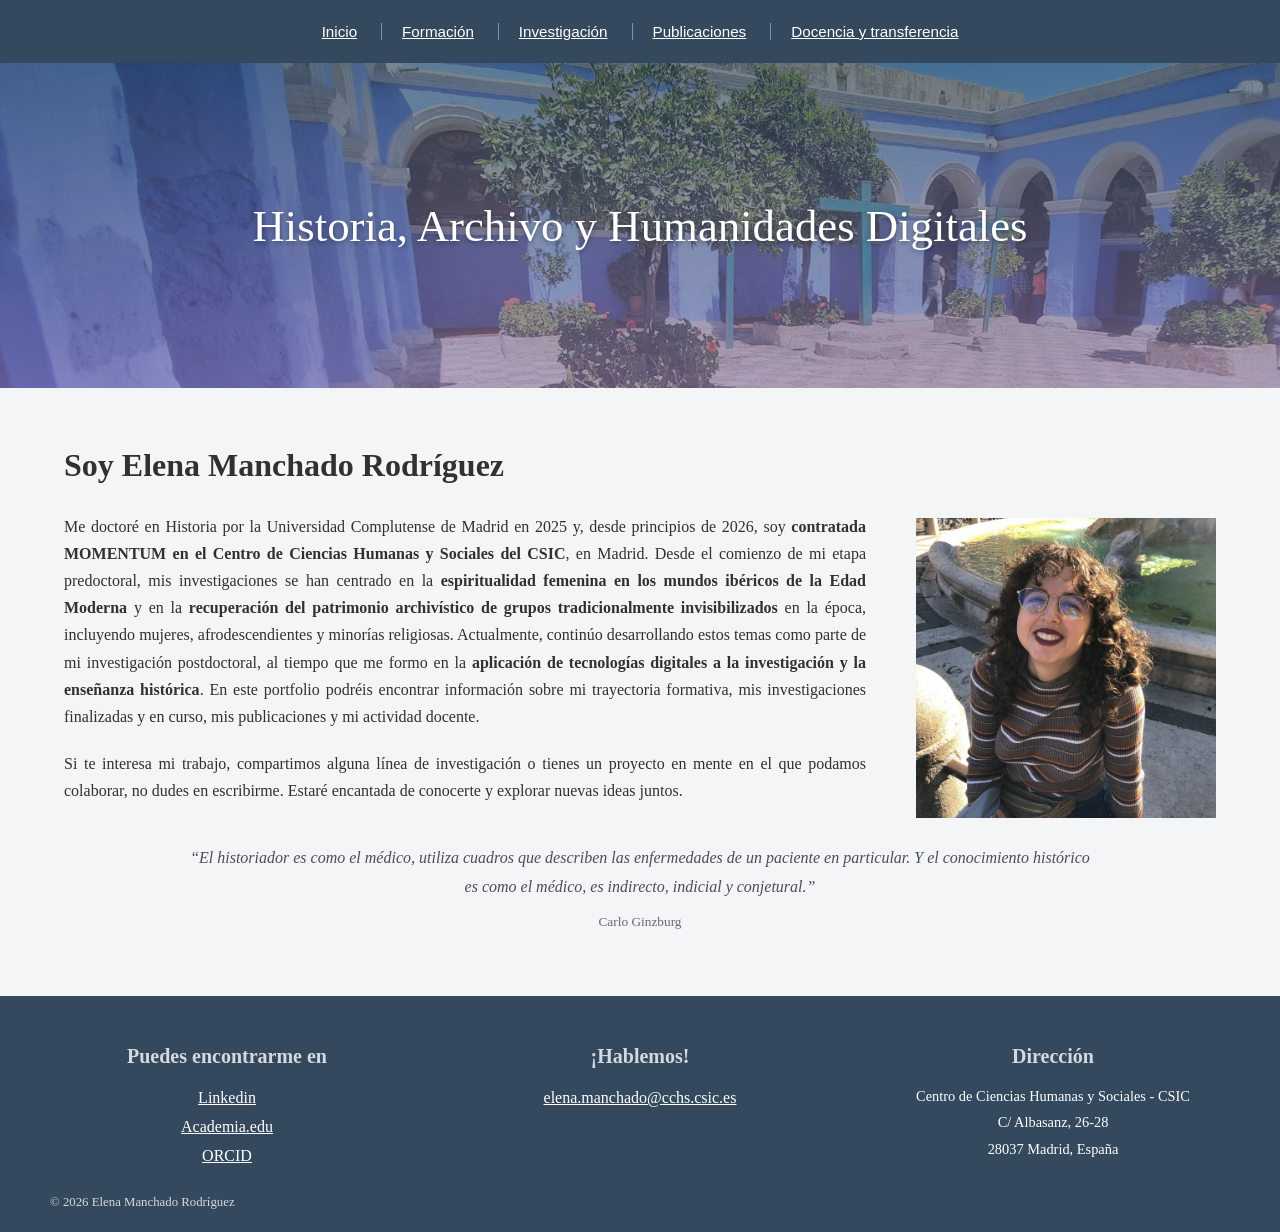
<file: index.html>
<!DOCTYPE html>
<html lang="es">
  <head>
    <meta charset="utf-8">
    <meta name="description" content="Portfolio - Pagina web Complementos Informatica"/>
    <link rel="stylesheet" href="./styles/styles.css">
    <meta name="viewport" content="width=device-width, initial-scale=1.0">
  </head>
  <body>
    <nav>
     <a href="index.html">Inicio</a> 
     <a href="./content/formacion.html">Formación</a> 
     <a href="./content/proyectos.html">Investigación</a> 
     <a href="./content/publicaciones.html">Publicaciones</a> 
     <a href="./content/docencia.html">Docencia y transferencia</a> 
    </nav>
   <header class="cabecera">
    <h1>Historia, Archivo y Humanidades Digitales</h1>
    </header>
    <div class="imagen">
      <img src="./images/Foto.jpg" width="300" height="300" alt="Foto de Elena Manchado Rodríguez">
    </div>
    <div id="presentación">
      <h2>Soy Elena Manchado Rodríguez</h2>
      <p>Me doctoré en Historia por la Universidad Complutense de Madrid en 2025 y, desde principios de 2026, soy <strong>contratada MOMENTUM en el Centro de Ciencias Humanas y Sociales del CSIC</strong>, en Madrid. Desde el comienzo de mi etapa predoctoral, mis investigaciones se han centrado en la <strong>espiritualidad femenina en los mundos ibéricos de la Edad Moderna </strong> y en la <strong>recuperación del patrimonio archivístico de grupos tradicionalmente invisibilizados </strong>en la época, incluyendo mujeres, afrodescendientes y minorías religiosas. Actualmente, continúo desarrollando estos temas como parte de mi investigación postdoctoral, al tiempo que me formo en la <strong>aplicación de tecnologías digitales a la investigación y la enseñanza histórica</strong>. En este portfolio podréis encontrar información sobre mi trayectoria formativa, mis investigaciones finalizadas y en curso, mis publicaciones y mi actividad docente.</p>
      <p>Si te interesa mi trabajo, compartimos alguna línea de investigación o tienes un proyecto en mente en el que podamos colaborar, no dudes en escribirme. Estaré encantada de conocerte y explorar nuevas ideas juntos.</p></div>
    <div id="cita">
      <q>El historiador es como el médico, utiliza cuadros que describen las enfermedades de un paciente en particular. Y el conocimiento histórico es como el médico, es indirecto, indicial y conjetural.</q><p><small>Carlo Ginzburg</small></p>
    </div>
      <footer>
      <div class="footer-redes">
        <h3>Puedes encontrarme en </h3>
        <p><a href="https://www.linkedin.com/in/elena-manchado-rodr%C3%ADguez-a53380370/" target="_blank" rel="noopener noreferrer">Linkedin</a></p>
        <p><a href="https://csic.academia.edu/ElenaManchadoRodr%C3%ADguez" target="_blank" rel="noopener noreferrer">Academia.edu</a></p>
        <p><a href="https://orcid.org/0009-0008-4334-5726" target="_blank" rel="noopener noreferrer">ORCID</a></p>
      </div>
      <div class="footer-contacto">
        <h3>¡Hablemos!</h3>
        <p><a href="mailto:elena.manchado@cchs.csic.es">elena.manchado@cchs.csic.es</a></p>
      </div>
      <div class="footer-direccion">
        <h3>Dirección</h3>
        <p>Centro de Ciencias Humanas y Sociales - CSIC</p>
        <p>C/ Albasanz, 26-28</p>
        <p>28037 Madrid, España</p> 
      </div>
      <div class="copyright">
       <p>© 2026 Elena Manchado Rodríguez</p>
      </div>
    </footer>
  </body>
</html>
</file>
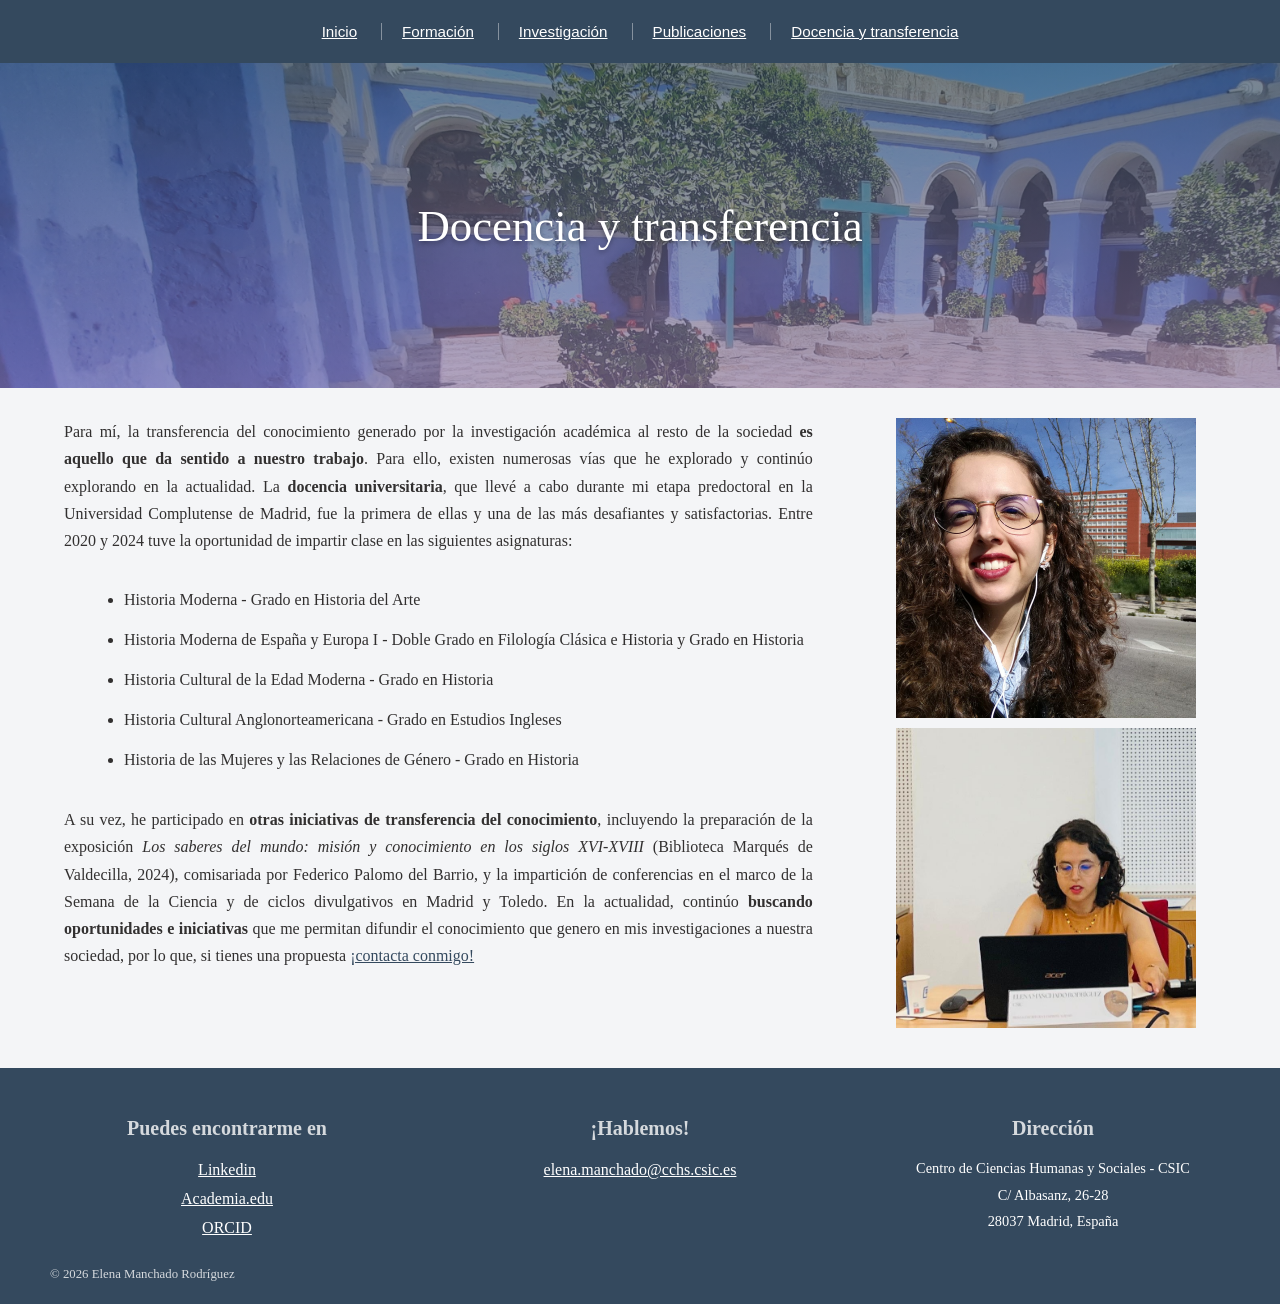
<file: content/docencia.html>
<!DOCTYPE html>
<html lang="es">
  <head>
    <meta charset="utf-8">
    <meta name="description" content="Pagina web Complementos Informatica"/>
    <link rel="stylesheet" href="../styles/styles.css">
    <meta name="viewport" content="width=device-width, initial-scale=1.0">
  </head>
  <body>
    <nav>
     <a href="../index.html">Inicio</a> 
     <a href="formacion.html">Formación</a> 
     <a href="proyectos.html">Investigación</a> 
     <a href="publicaciones.html">Publicaciones</a> 
     <a href="docencia.html">Docencia y transferencia</a>    
    </nav>
    <header class="cabecera">
      <h1>Docencia y transferencia</h1>
    </header>
    <section class="docenciatexto">
      <img src="../images/docenciafoto.jpg" width="300" height="300" alt="Foto de Elena Manchado Rodríguez">
      <p>Para mí, la transferencia del conocimiento generado por la investigación académica al resto de la sociedad <strong>es aquello que da sentido a nuestro trabajo</strong>. Para ello, existen numerosas vías que he explorado y continúo explorando en la actualidad. La <strong>docencia universitaria</strong>, que llevé a cabo durante mi etapa predoctoral en la Universidad Complutense de Madrid, fue la primera de ellas y una de las más desafiantes y satisfactorias. Entre 2020 y 2024 tuve la oportunidad de impartir clase en las siguientes asignaturas:</p>
      <img id="foto2" src="../images/docenciafoto2.jpeg" width="300" height="300" alt="Foto 2 de Elena Manchado Rodríguez">
      <ul>  
        <li>Historia Moderna - Grado en Historia del Arte</li>
        <li>Historia Moderna de España y Europa I - Doble Grado en Filología Clásica e Historia y Grado en Historia </li>
        <li>Historia Cultural de la Edad Moderna - Grado en Historia  </li>
        <li>Historia Cultural Anglonorteamericana - Grado en Estudios Ingleses </li>
        <li>Historia de las Mujeres y las Relaciones de Género - Grado en Historia</li> 
      </ul>
      <p>A su vez, he participado en<strong> otras iniciativas de transferencia del conocimiento</strong>, incluyendo la preparación de la exposición <em>Los saberes del mundo: misión y conocimiento en los siglos XVI-XVIII </em> (Biblioteca Marqués de Valdecilla, 2024), comisariada por Federico Palomo del Barrio, y la impartición de conferencias  en el marco de la Semana de la Ciencia y de ciclos divulgativos en Madrid y Toledo. En la actualidad, continúo <strong>buscando oportunidades e iniciativas</strong> que me permitan difundir el conocimiento que genero en mis investigaciones a nuestra sociedad, por lo que, si tienes una propuesta <a href= "mailto:elena.manchado@cchs.csic.es">¡contacta conmigo!</a></p>
       </section>
     <footer>
      <div class="footer-redes">
        <h3>Puedes encontrarme en </h3>
        <p><a href="https://www.linkedin.com/in/elena-manchado-rodr%C3%ADguez-a53380370/" target="_blank" rel="noopener noreferrer">Linkedin</a></p>
        <p><a href="https://csic.academia.edu/ElenaManchadoRodr%C3%ADguez" target="_blank" rel="noopener noreferrer">Academia.edu</a></p>
        <p><a href="https://orcid.org/0009-0008-4334-5726" target="_blank" rel="noopener noreferrer">ORCID</a></p>
      </div>
      <div class="footer-contacto">
        <h3>¡Hablemos!</h3>
        <p><a href="mailto:elena.manchado@cchs.csic.es">elena.manchado@cchs.csic.es</a></p>
      </div>
      <div class="footer-direccion">
        <h3>Dirección</h3>
        <p>Centro de Ciencias Humanas y Sociales - CSIC</p>
        <p>C/ Albasanz, 26-28</p>
        <p>28037 Madrid, España</p> 
      </div>
      <div class="copyright">
       <p>© 2026 Elena Manchado Rodríguez</p>
      </div>
    </footer>
    <div>
</file>
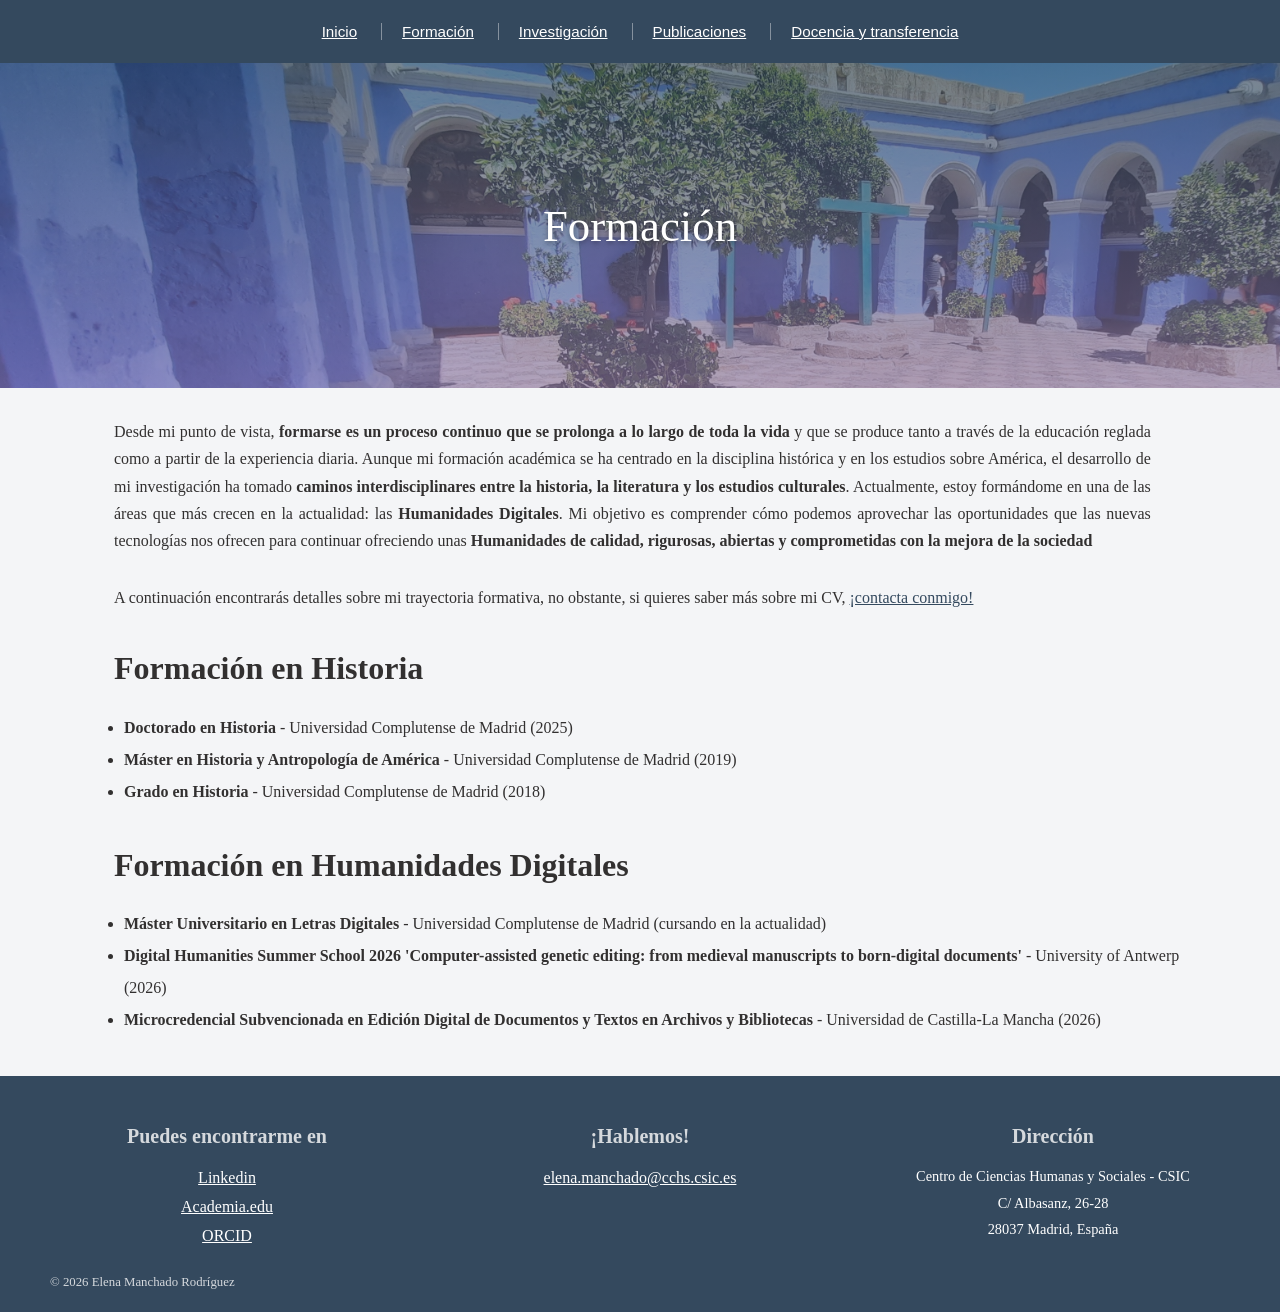
<file: content/formacion.html>
<!DOCTYPE html>
<html lang="es">
  <head>
    <meta charset="utf-8">
    <meta name="description" content="Pagina web Complementos Informatica"/>
    <link rel="stylesheet" href="../styles/styles.css">
    <meta name="viewport" content="width=device-width, initial-scale=1.0">
  </head>
  <body>
    <nav>
     <a href="../index.html">Inicio</a> 
     <a href="formacion.html">Formación</a> 
     <a href="proyectos.html">Investigación</a>  
     <a href="publicaciones.html">Publicaciones</a>  
     <a href="docencia.html">Docencia y transferencia</a>  
    </nav>
    <header class="cabecera">
      <h1>Formación</h1>    </header>
    <div class="introformacion">
      <p> Desde mi punto de vista, <strong>formarse es un proceso continuo que se prolonga a lo largo de toda la vida </strong>y que se produce tanto a través de la educación reglada como a partir de la experiencia diaria. Aunque mi formación académica se ha centrado en la disciplina histórica y en los estudios sobre América, el desarrollo de mi investigación ha tomado <strong>caminos interdisciplinares entre la historia, la literatura y los estudios culturales</strong>. Actualmente, estoy formándome en una de las áreas que más crecen en la actualidad: las <strong>Humanidades Digitales</strong>. Mi objetivo es comprender cómo podemos aprovechar las oportunidades que las nuevas tecnologías nos ofrecen para continuar ofreciendo unas <strong>Humanidades de calidad, rigurosas, abiertas y comprometidas con la mejora de la sociedad</strong></p>
      <p> A continuación encontrarás detalles sobre mi trayectoria formativa, no obstante, si quieres saber más sobre mi CV, <a href= "mailto:elena.manchado@cchs.csic.es">¡contacta conmigo!</a></p>
      <h2>Formación en Historia</h2>
      <ul>
        <li><strong>Doctorado en Historia</strong> - Universidad Complutense de Madrid (2025)</li>
        <li><strong>Máster en Historia y Antropología de América</strong> - Universidad Complutense de Madrid (2019)</li>
        <li><strong>Grado en Historia</strong> - Universidad Complutense de Madrid (2018)</li>
      </ul>
      <h2>Formación en Humanidades Digitales</h2>
      <ul>
        <li><strong>Máster Universitario en Letras Digitales</strong> - Universidad Complutense de Madrid (cursando en la actualidad)</li>
        <li><strong>Digital Humanities Summer School 2026 'Computer-assisted genetic editing: from medieval manuscripts to born-digital documents'</strong> - University of Antwerp (2026)</li>
        <li><strong>Microcredencial Subvencionada en Edición Digital de Documentos y Textos en Archivos y Bibliotecas</strong> - Universidad de Castilla-La Mancha (2026)</li>
      </ul>
    </div>
     <footer>
      <div class="footer-redes">
        <h3>Puedes encontrarme en </h3>
        <p><a href="https://www.linkedin.com/in/elena-manchado-rodr%C3%ADguez-a53380370/" target="_blank" rel="noopener noreferrer">Linkedin</a></p>
        <p><a href="https://csic.academia.edu/ElenaManchadoRodr%C3%ADguez" target="_blank" rel="noopener noreferrer">Academia.edu</a></p>
        <p><a href="https://orcid.org/0009-0008-4334-5726" target="_blank" rel="noopener noreferrer">ORCID</a></p>
      </div>
      <div class="footer-contacto">
        <h3>¡Hablemos!</h3>
        <p><a href="mailto:elena.manchado@cchs.csic.es">elena.manchado@cchs.csic.es</a></p>
      </div>
      <div class="footer-direccion">
        <h3>Dirección</h3>
        <p>Centro de Ciencias Humanas y Sociales - CSIC</p>
        <p>C/ Albasanz, 26-28</p>
        <p>28037 Madrid, España</p> 
      </div>
      <div class="copyright">
       <p>© 2026 Elena Manchado Rodríguez</p>
      </div>
    </footer>
  </div>
</file>
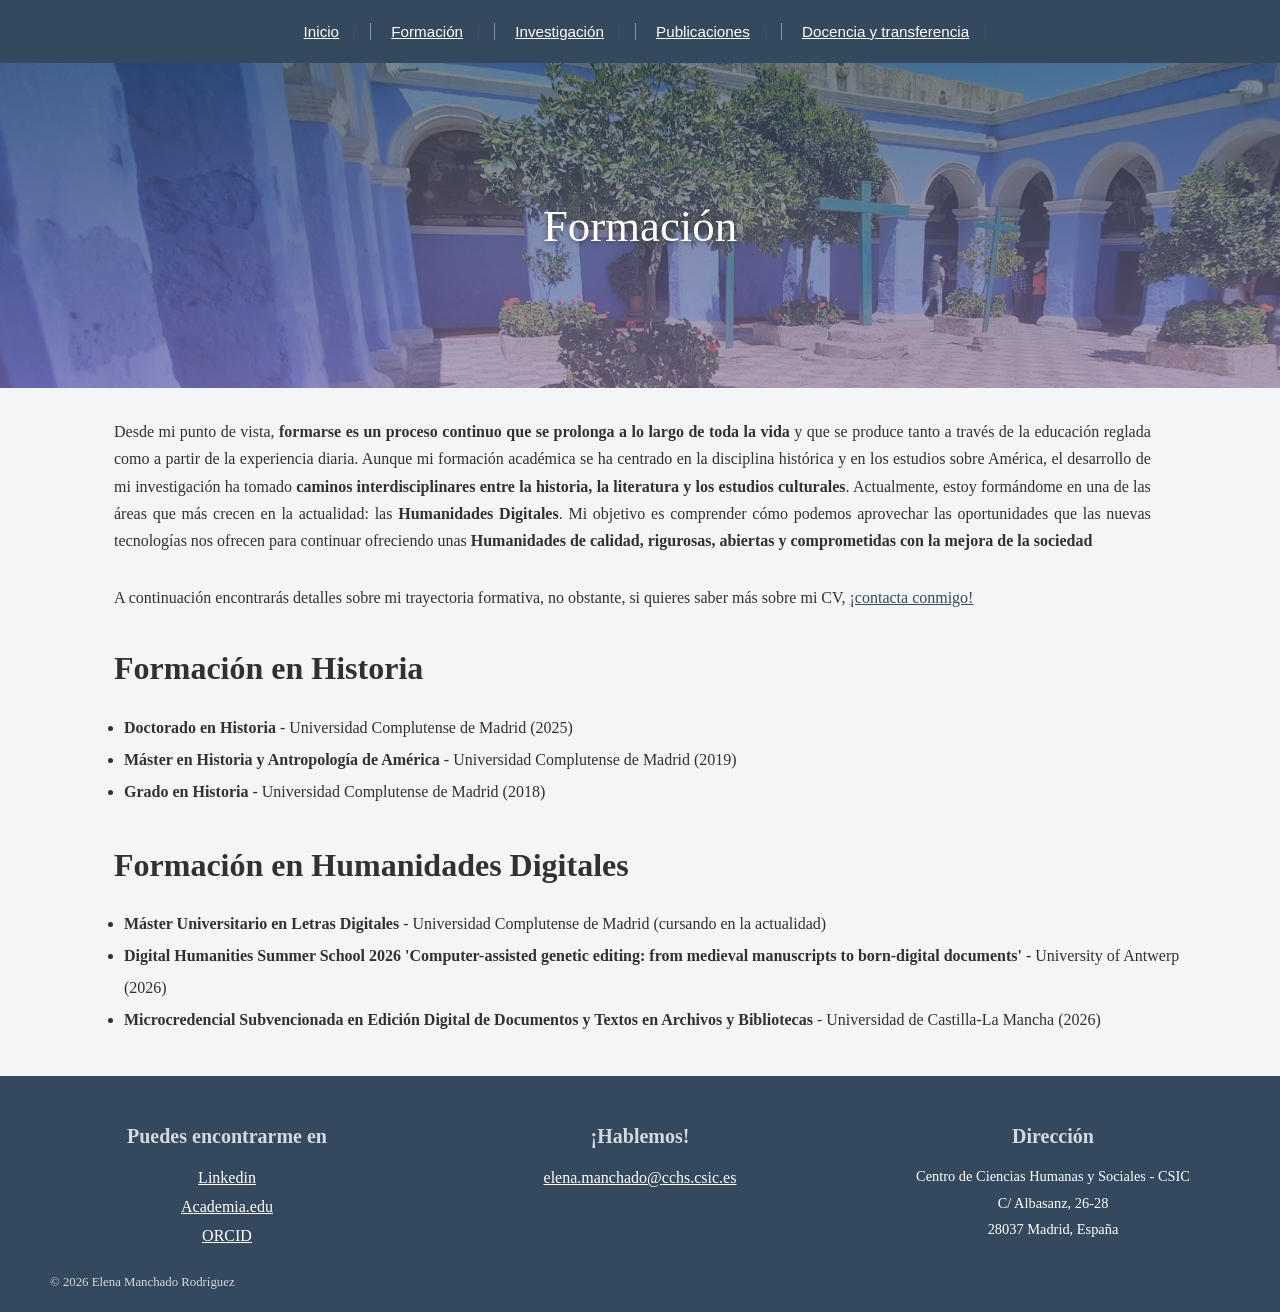
<file: content/formación.html>
<!DOCTYPE html>
<html lang="es">
  <head>
    <meta charset="utf-8">
    <meta name="description" content="Pagina web Complementos Informatica"/>
    <link rel="stylesheet" href="../styles/styles.css">
    <meta name="viewport" content="width=device-width, initial-scale=1.0">
  </head>
  <body>
    <nav>
     <a href="../index.html">Inicio</a> |
     <a href="formación.html">Formación</a> | 
     <a href="proyectos.html">Investigación</a> | 
     <a href="publicaciones.html">Publicaciones</a> | 
     <a href="docencia.html">Docencia y transferencia</a> |   
    </nav>
    <header class="cabecera">
      <h1>Formación</h1>    </header>
    <div class="introformacion">
      <p> Desde mi punto de vista, <strong>formarse es un proceso continuo que se prolonga a lo largo de toda la vida </strong>y que se produce tanto a través de la educación reglada como a partir de la experiencia diaria. Aunque mi formación académica se ha centrado en la disciplina histórica y en los estudios sobre América, el desarrollo de mi investigación ha tomado <strong>caminos interdisciplinares entre la historia, la literatura y los estudios culturales</strong>. Actualmente, estoy formándome en una de las áreas que más crecen en la actualidad: las <strong>Humanidades Digitales</strong>. Mi objetivo es comprender cómo podemos aprovechar las oportunidades que las nuevas tecnologías nos ofrecen para continuar ofreciendo unas <strong>Humanidades de calidad, rigurosas, abiertas y comprometidas con la mejora de la sociedad</strong></p>
      <p> A continuación encontrarás detalles sobre mi trayectoria formativa, no obstante, si quieres saber más sobre mi CV, <a href= "mailto:elena.manchado@cchs.csic.es">¡contacta conmigo!</a><p>
      <h2>Formación en Historia</h2>
      <ul>
        <li><strong>Doctorado en Historia</strong> - Universidad Complutense de Madrid (2025)</li>
        <li><strong>Máster en Historia y Antropología de América</strong> - Universidad Complutense de Madrid (2019)</li>
        <li><strong>Grado en Historia</strong> - Universidad Complutense de Madrid (2018)</li>
      </ul>
      <h2>Formación en Humanidades Digitales</h2>
      <ul>
        <li><strong>Máster Universitario en Letras Digitales</strong> - Universidad Complutense de Madrid (cursando en la actualidad)</li>
        <li><strong>Digital Humanities Summer School 2026 'Computer-assisted genetic editing: from medieval manuscripts to born-digital documents'</strong> - University of Antwerp (2026)</li>
        <li><strong>Microcredencial Subvencionada en Edición Digital de Documentos y Textos en Archivos y Bibliotecas</strong> - Universidad de Castilla-La Mancha (2026)</li>
      </ul>
    </div>
     <footer>
      <div class="footer-redes">
        <h3>Puedes encontrarme en </h3>
        <p><a href="https://www.linkedin.com/in/elena-manchado-rodr%C3%ADguez-a53380370/" target="_blank" rel="noopener noreferrer">Linkedin</a></p>
        <p><a href="https://csic.academia.edu/ElenaManchadoRodr%C3%ADguez" target="_blank" rel="noopener noreferrer">Academia.edu</a></p>
        <p><a href="https://orcid.org/0009-0008-4334-5726" target="_blank" rel="noopener noreferrer">ORCID</a></p>
      </div>
      <div class="footer-contacto">
        <h3>¡Hablemos!</h3>
        <p><a href="mailto:elena.manchado@cchs.csic.es">elena.manchado@cchs.csic.es</a></p>
      </div>
      <div class="footer-direccion">
        <h3>Dirección</h3>
        <p>Centro de Ciencias Humanas y Sociales - CSIC</p>
        <p>C/ Albasanz, 26-28</p>
        <p>28037 Madrid, España</p> 
      </div>
      <div class="copyright">
       <p>© 2026 Elena Manchado Rodríguez</p>
      </div>
    </footer>
  </div>
</file>
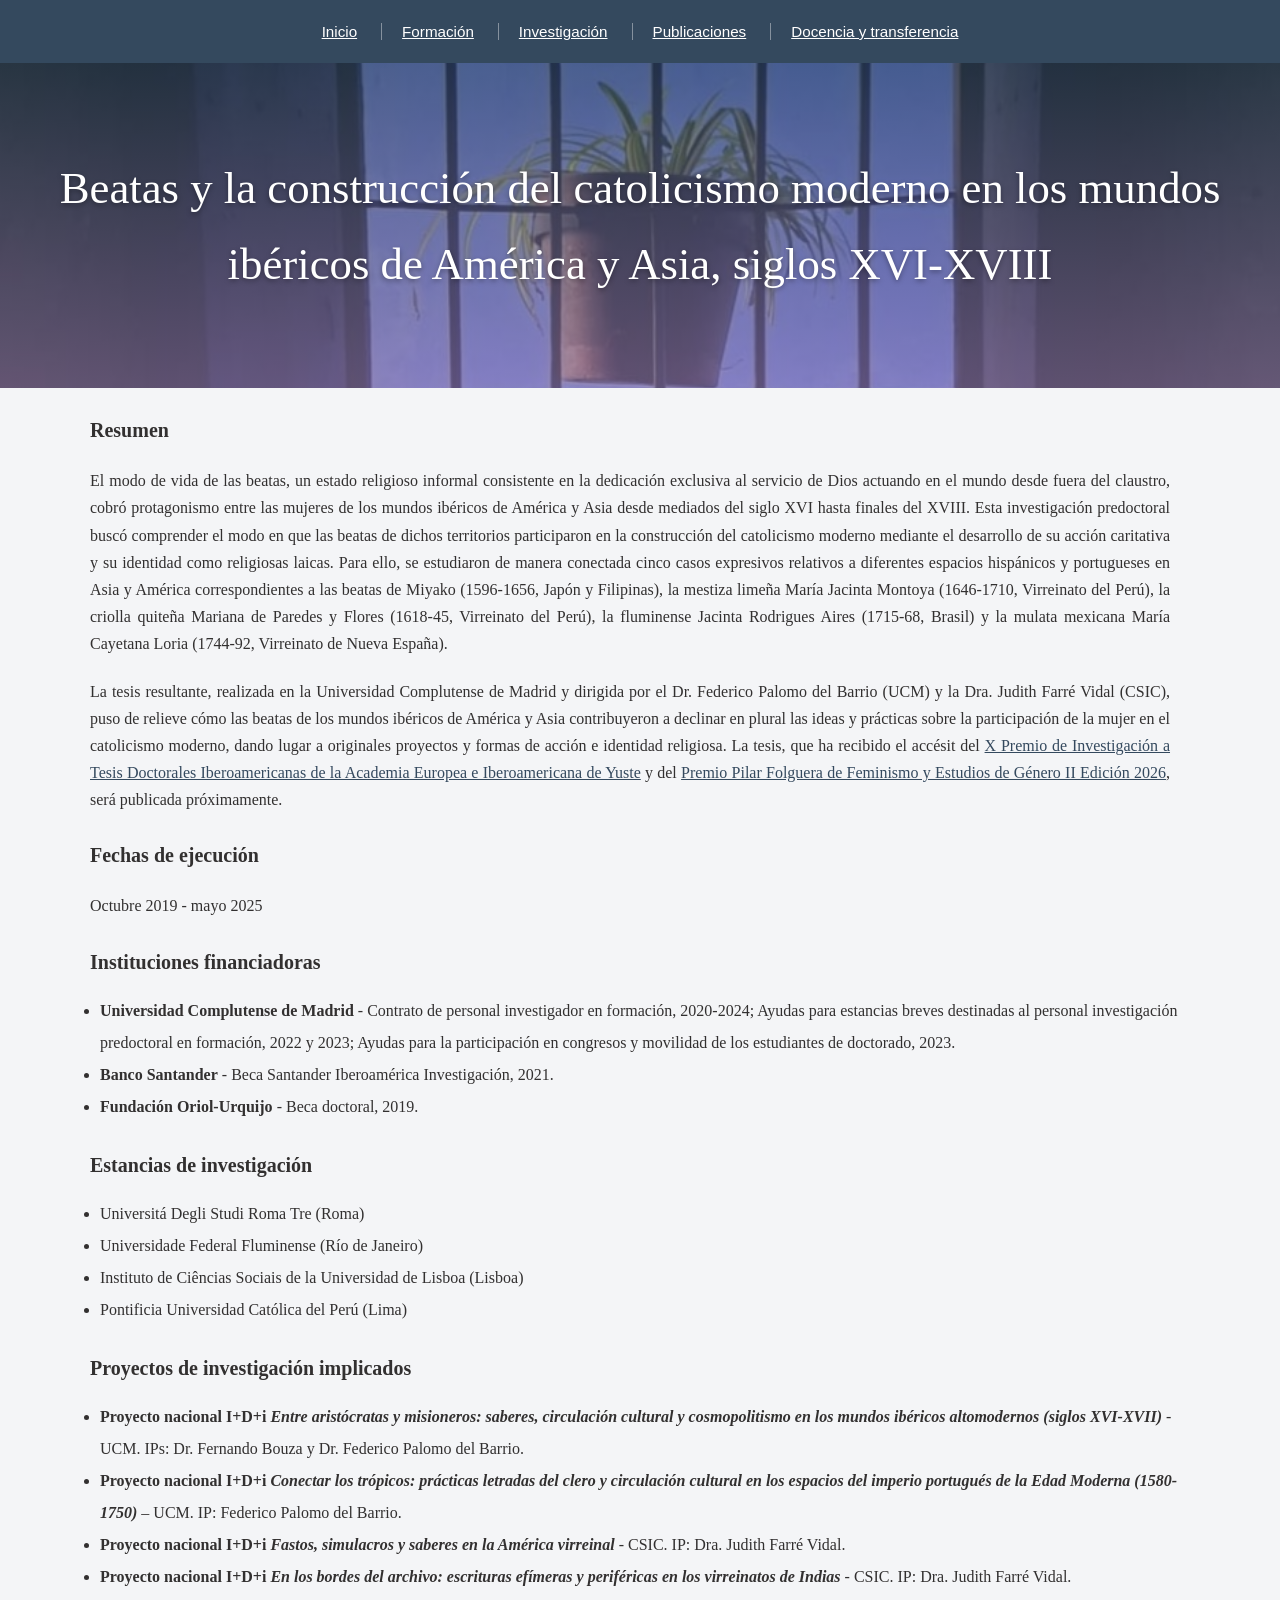
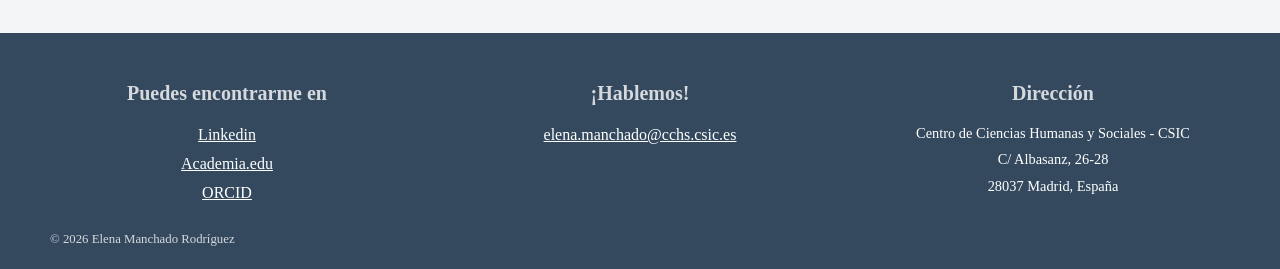
<file: content/proyecto1.html>
<!DOCTYPE html>
<html lang="es">
  <head>
    <meta charset="utf-8">
    <meta name="description" content="Pagina web Complementos Informatica"/>
    <link rel="stylesheet" href="../styles/styles.css">
    <meta name="viewport" content="width=device-width, initial-scale=1.0">
  </head>
  <body>
    <nav>
     <a href="../index.html">Inicio</a> 
     <a href="formacion.html">Formación</a> 
     <a href="proyectos.html">Investigación</a> 
     <a href="publicaciones.html">Publicaciones</a> 
     <a href="docencia.html">Docencia y transferencia</a> 
    </nav>
     <header class="cabecera cabecera-proyecto1">
      <h1>Beatas y la construcción del catolicismo moderno en los mundos ibéricos de América y Asia, siglos XVI-XVIII</h1>
    </header>
    <section class="descripcion-proyecto">
    <h5>Resumen</h5>
    <p>El modo de vida de las beatas, un estado religioso informal consistente en la dedicación exclusiva al servicio de Dios actuando en el mundo desde fuera del claustro, cobró protagonismo entre las mujeres de los mundos ibéricos de América y Asia desde mediados del siglo XVI hasta finales del XVIII. Esta investigación predoctoral buscó comprender el modo en que las beatas de dichos territorios participaron en la construcción del catolicismo moderno mediante el desarrollo de su acción caritativa y su identidad como religiosas laicas. Para ello, se estudiaron de manera conectada cinco casos expresivos relativos a diferentes espacios hispánicos y portugueses en Asia y América correspondientes a las beatas de Miyako (1596-1656, Japón y Filipinas), la mestiza limeña María Jacinta Montoya (1646-1710, Virreinato del Perú), la criolla quiteña Mariana de Paredes y Flores (1618-45, Virreinato del Perú), la fluminense Jacinta Rodrigues Aires (1715-68, Brasil) y la mulata mexicana María Cayetana Loria (1744-92, Virreinato de Nueva España). </p>
    <p>La tesis resultante, realizada en la Universidad Complutense de Madrid y dirigida por el Dr. Federico Palomo del Barrio (UCM) y la Dra. Judith Farré Vidal (CSIC), puso de relieve cómo las beatas de los mundos ibéricos de América y Asia contribuyeron a declinar en plural las ideas y prácticas sobre la participación de la mujer en el catolicismo moderno, dando lugar a originales proyectos y formas de acción e identidad religiosa. La tesis, que ha recibido el accésit del <a href= "https://www.fundacionyuste.org/premiotesis2026/">X Premio de Investigación a Tesis Doctorales Iberoamericanas de la Academia Europea e Iberoamericana de Yuste</a> y del <a href="https://www.uam.es/uam/noticias/uam-entrega-premios-angeles-duran-pilar-folguera-iuem"> Premio Pilar Folguera de Feminismo y Estudios de Género II Edición 2026</a>, será publicada próximamente.</p>
    <h5>Fechas de ejecución</h5>
    <p>Octubre 2019 - mayo 2025</p>
    <h5>Instituciones financiadoras</h5>
    <ul>
    <li><strong>Universidad Complutense de Madrid</strong> - Contrato de personal investigador en formación, 2020-2024; Ayudas para estancias breves destinadas al personal investigación predoctoral en formación, 2022 y 2023; Ayudas para la participación en congresos y movilidad de los estudiantes de doctorado, 2023. </li>
    <li><strong>Banco Santander</strong> - Beca Santander Iberoamérica Investigación, 2021.</li>
    <li><strong>Fundación Oriol-Urquijo</strong> - Beca doctoral, 2019.</li>
    </ul>
    <h5>Estancias de investigación</h5>
    <ul>
    <li>Universitá Degli Studi Roma Tre (Roma)</li>
    <li>Universidade Federal Fluminense (Río de Janeiro)</li>
    <li>Instituto de Ciências Sociais de la Universidad de Lisboa (Lisboa)</li>
    <li>Pontificia Universidad Católica del Perú (Lima)</li>
    </ul>
    <h5>Proyectos de investigación implicados</h5>
    <ul>
    <li><strong>Proyecto nacional I+D+i <em>Entre aristócratas y misioneros: saberes, circulación cultural y cosmopolitismo en los mundos ibéricos altomodernos (siglos XVI-XVII) </em></strong> - UCM. IPs: Dr. Fernando Bouza y Dr. Federico Palomo del Barrio. </li>
    <li><strong>Proyecto nacional I+D+i <em>Conectar los trópicos: prácticas letradas del clero y circulación cultural en los espacios del imperio portugués de la Edad Moderna (1580-1750)</em></strong> – UCM. IP: Federico Palomo del Barrio. </li>
    <li><strong>Proyecto nacional I+D+i <em>Fastos, simulacros y saberes en la América virreinal </em></strong> - CSIC. IP: Dra. Judith Farré Vidal.</li>
    <li><strong>Proyecto nacional I+D+i <em>En los bordes del archivo: escrituras efímeras y periféricas en los virreinatos de Indias </em></strong> - CSIC. IP: Dra. Judith Farré Vidal.</li>
    </section>
    <footer>
    <div class="footer-redes">
        <h3>Puedes encontrarme en </h3>
        <p><a href="https://www.linkedin.com/in/elena-manchado-rodr%C3%ADguez-a53380370/" target="_blank" rel="noopener noreferrer">Linkedin</a></p>
        <p><a href="https://csic.academia.edu/ElenaManchadoRodr%C3%ADguez" target="_blank" rel="noopener noreferrer">Academia.edu</a></p>
        <p><a href="https://orcid.org/0009-0008-4334-5726" target="_blank" rel="noopener noreferrer">ORCID</a></p>
      </div>
      <div class="footer-contacto">
        <h3>¡Hablemos!</h3>
        <p><a href="mailto:elena.manchado@cchs.csic.es">elena.manchado@cchs.csic.es</a></p>
      </div>
      <div class="footer-direccion">
        <h3>Dirección</h3>
        <p>Centro de Ciencias Humanas y Sociales - CSIC</p>
        <p>C/ Albasanz, 26-28</p>
        <p>28037 Madrid, España</p> 
      </div>
      <div class="copyright">
       <p>© 2026 Elena Manchado Rodríguez</p>
      </div>
    </footer>
</file>
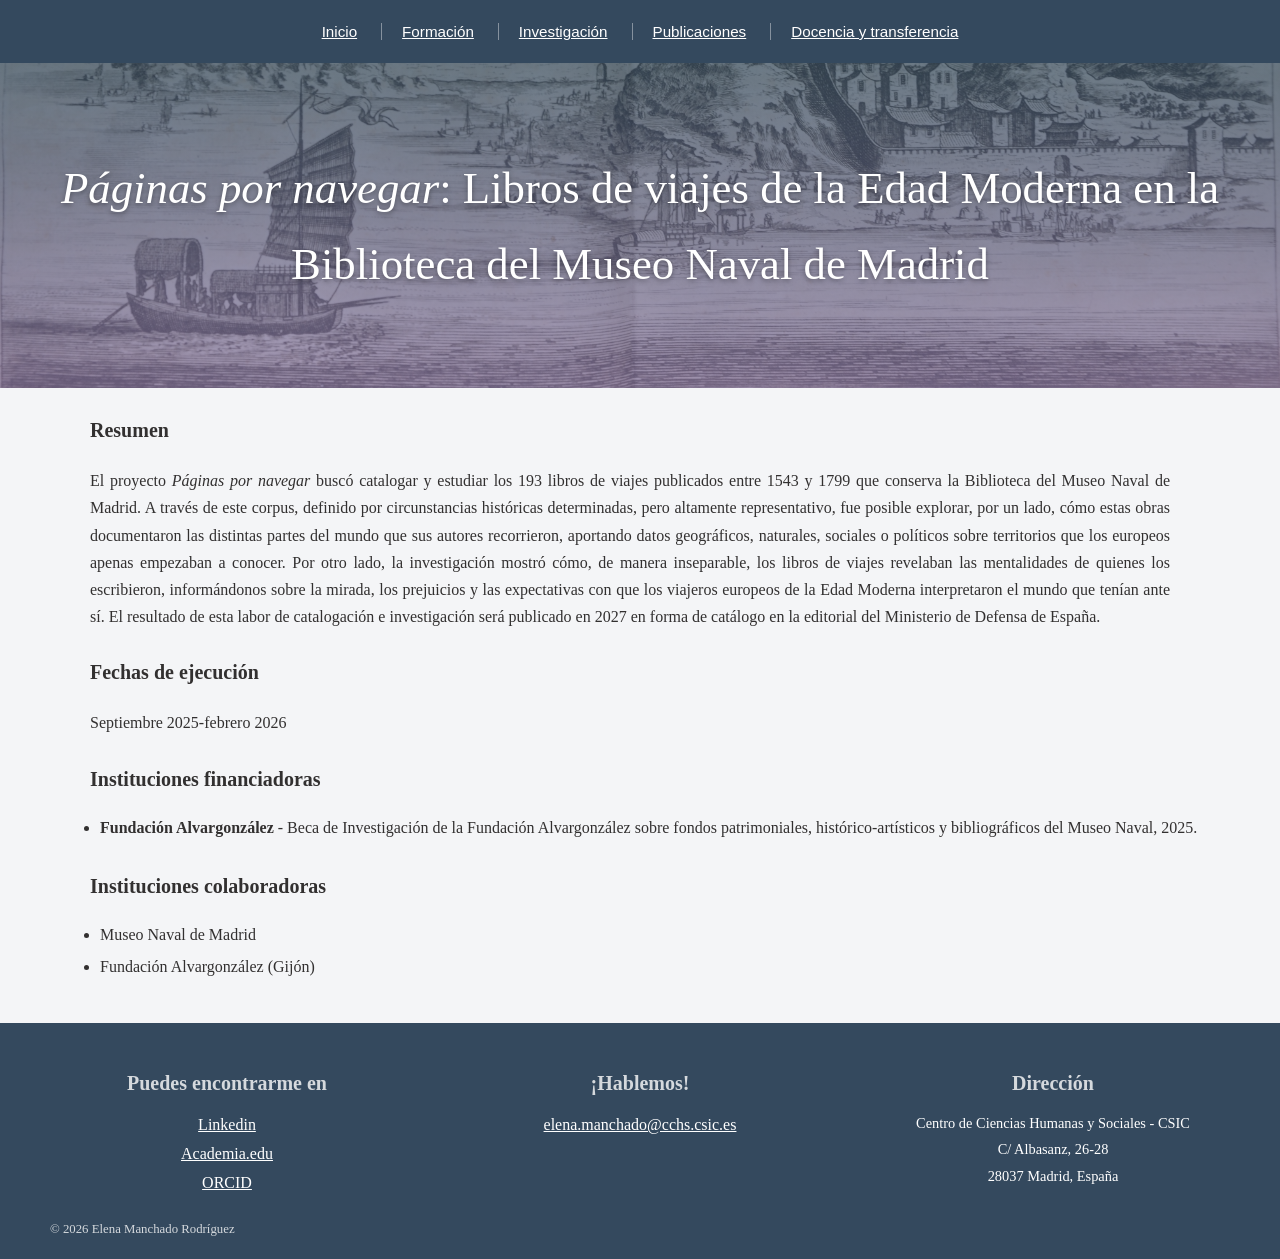
<file: content/proyecto2.html>
<!DOCTYPE html>
<html lang="es">
  <head>
    <meta charset="utf-8">
    <meta name="description" content="Pagina web Complementos Informatica"/>
    <link rel="stylesheet" href="../styles/styles.css">
    <meta name="viewport" content="width=device-width, initial-scale=1.0">
  </head>
  <body>
    <nav>
     <a href="../index.html">Inicio</a> 
     <a href="formacion.html">Formación</a> 
     <a href="proyectos.html">Investigación</a> 
     <a href="publicaciones.html">Publicaciones</a> 
     <a href="docencia.html">Docencia y transferencia</a> 
    </nav>
     <header class="cabecera cabecera-proyecto2">
      <h1><em>Páginas por navegar</em>: Libros de viajes de la Edad Moderna en la Biblioteca del Museo Naval de Madrid</h1>
    </header>
    <section class="descripcion-proyecto">
    <h5>Resumen</h5>
    <p>El proyecto <em>Páginas por navegar</em> buscó catalogar y estudiar los 193 libros de viajes publicados entre 1543 y 1799 que conserva la Biblioteca del Museo Naval de Madrid. A través de este corpus, definido por circunstancias históricas determinadas, pero altamente representativo, fue posible explorar, por un lado, cómo estas obras documentaron las distintas partes del mundo que sus autores recorrieron, aportando datos geográficos, naturales, sociales o políticos sobre territorios que los europeos apenas empezaban a conocer. Por otro lado, la investigación mostró cómo, de manera inseparable, los libros de viajes revelaban las mentalidades de quienes los escribieron, informándonos sobre la mirada, los prejuicios y las expectativas con que los viajeros europeos de la Edad Moderna interpretaron el mundo que tenían ante sí. El resultado de esta labor de catalogación e investigación será publicado en 2027 en forma de catálogo en la editorial del Ministerio de Defensa de España.</p>
    <h5>Fechas de ejecución</h5>
    <p>Septiembre 2025-febrero 2026</p>
    <h5>Instituciones financiadoras</h5>
    <ul>
    <li> <strong>Fundación Alvargonzález</strong> - Beca de Investigación de la Fundación Alvargonzález sobre fondos patrimoniales, histórico-artísticos y bibliográficos del Museo Naval, 2025.</li>
    </ul>
    <h5>Instituciones colaboradoras</h5>
    <ul>
    <li>Museo Naval de Madrid</li>
    <li>Fundación Alvargonzález (Gijón)</li>
    </ul>
    </section>
    <footer>
    <div class="footer-redes">
        <h3>Puedes encontrarme en </h3>
        <p><a href="https://www.linkedin.com/in/elena-manchado-rodr%C3%ADguez-a53380370/" target="_blank" rel="noopener noreferrer">Linkedin</a></p>
        <p><a href="https://csic.academia.edu/ElenaManchadoRodr%C3%ADguez" target="_blank" rel="noopener noreferrer">Academia.edu</a></p>
        <p><a href="https://orcid.org/0009-0008-4334-5726" target="_blank" rel="noopener noreferrer">ORCID</a></p>
      </div>
      <div class="footer-contacto">
        <h3>¡Hablemos!</h3>
        <p><a href="mailto:elena.manchado@cchs.csic.es">elena.manchado@cchs.csic.es</a></p>
      </div>
      <div class="footer-direccion">
        <h3>Dirección</h3>
        <p>Centro de Ciencias Humanas y Sociales - CSIC</p>
        <p>C/ Albasanz, 26-28</p>
        <p>28037 Madrid, España</p> 
      </div>
      <div class="copyright">
       <p>© 2026 Elena Manchado Rodríguez</p>
      </div>
    </footer>
</file>
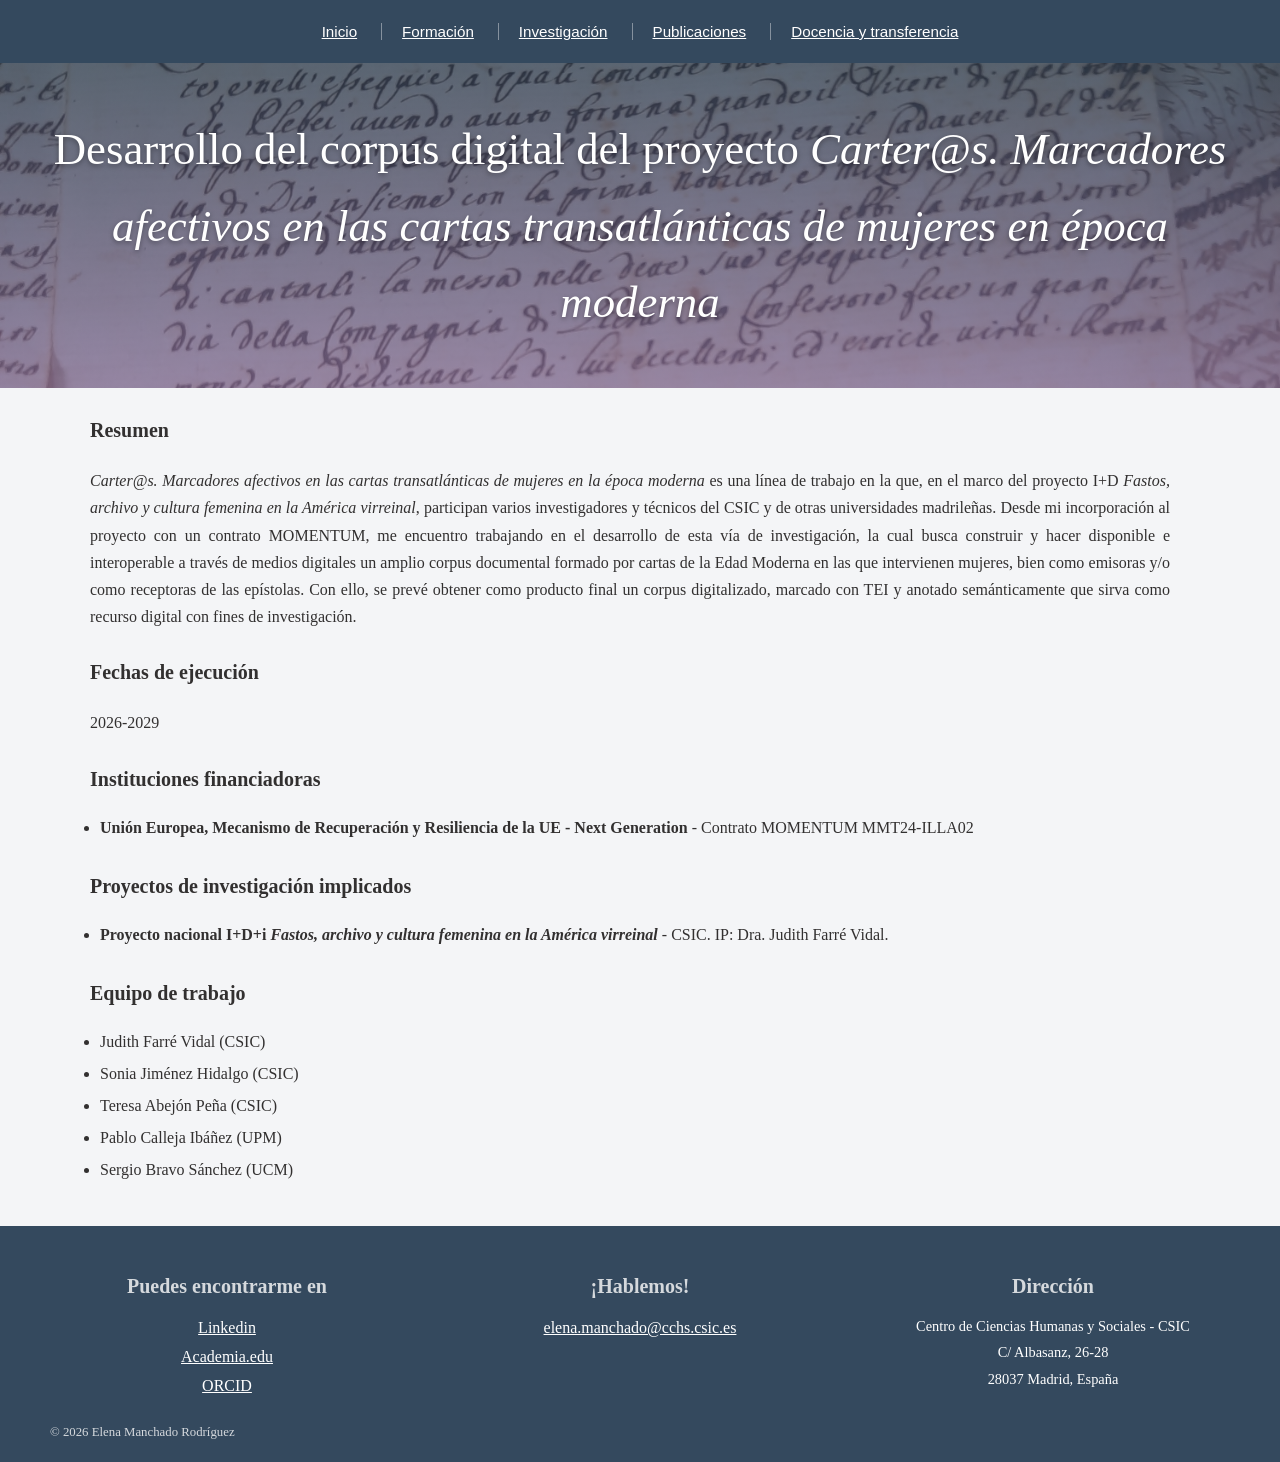
<file: content/proyecto3.html>
<!DOCTYPE html>
<html lang="es">
  <head>
    <meta charset="utf-8">
    <meta name="description" content="Pagina web Complementos Informatica"/>
    <link rel="stylesheet" href="../styles/styles.css">
    <meta name="viewport" content="width=device-width, initial-scale=1.0">
  </head>
  <body>
    <nav>
     <a href="../index.html">Inicio</a> 
     <a href="formacion.html">Formación</a> 
     <a href="proyectos.html">Investigación</a> 
     <a href="publicaciones.html">Publicaciones</a> 
     <a href="docencia.html">Docencia y transferencia</a> 
    </nav>
    <header class="cabecera cabecera-proyecto3">
      <h1>Desarrollo del corpus digital del proyecto <em>Carter@s. Marcadores afectivos en las cartas transatlánticas de mujeres en época moderna</em></h1>
    </header>
    <section class="descripcion-proyecto">
    <h5>Resumen</h5>
    <p><em>Carter@s. Marcadores afectivos en las cartas transatlánticas de mujeres en la época moderna</em> es una línea de trabajo en la que, en el marco del proyecto I+D <em>Fastos, archivo y cultura femenina en la América virreinal</em>, participan varios investigadores y técnicos del CSIC y de otras universidades madrileñas. Desde mi incorporación al proyecto con un contrato MOMENTUM, me encuentro trabajando en el desarrollo de esta vía de investigación, la cual busca construir y hacer disponible e interoperable a través de medios digitales un amplio corpus documental formado por cartas de la Edad Moderna en las que intervienen mujeres, bien como emisoras y/o como receptoras de las epístolas. Con ello, se prevé obtener como producto final un corpus digitalizado, marcado con TEI y anotado semánticamente que sirva como recurso digital con fines de investigación.</p>
    <h5>Fechas de ejecución</h5>
    <p>2026-2029</p>
    <h5>Instituciones financiadoras</h5>
    <ul>
    <li><strong>Unión Europea, Mecanismo de Recuperación y Resiliencia de la UE - Next Generation</strong> - Contrato MOMENTUM MMT24-ILLA02</li>
    </ul>
    <h5>Proyectos de investigación implicados</h5>
    <ul>
    <li><strong>Proyecto nacional I+D+i <em>Fastos, archivo y cultura femenina en la América virreinal </em></strong> - CSIC. IP: Dra. Judith Farré Vidal.</li>
    </ul>
    <h5>Equipo de trabajo</h5>
    <ul>
        <li>Judith Farré Vidal (CSIC)</li>
        <li>Sonia Jiménez Hidalgo (CSIC)</li>
        <li>Teresa Abejón Peña (CSIC)</li>
        <li>Pablo Calleja Ibáñez (UPM)</li>
        <li>Sergio Bravo Sánchez (UCM)</li>
    </ul>
    </section>
    </body>
    <footer>
    <div class="footer-redes">
        <h3>Puedes encontrarme en </h3>
        <p><a href="https://www.linkedin.com/in/elena-manchado-rodr%C3%ADguez-a53380370/" target="_blank" rel="noopener noreferrer">Linkedin</a></p>
        <p><a href="https://csic.academia.edu/ElenaManchadoRodr%C3%ADguez" target="_blank" rel="noopener noreferrer">Academia.edu</a></p>
        <p><a href="https://orcid.org/0009-0008-4334-5726" target="_blank" rel="noopener noreferrer">ORCID</a></p>
      </div>
      <div class="footer-contacto">
        <h3>¡Hablemos!</h3>
        <p><a href="mailto:elena.manchado@cchs.csic.es">elena.manchado@cchs.csic.es</a></p>
      </div>
      <div class="footer-direccion">
        <h3>Dirección</h3>
        <p>Centro de Ciencias Humanas y Sociales - CSIC</p>
        <p>C/ Albasanz, 26-28</p>
        <p>28037 Madrid, España</p> 
      </div>
      <div class="copyright">
       <p>© 2026 Elena Manchado Rodríguez</p>
      </div>
    </footer>
</file>
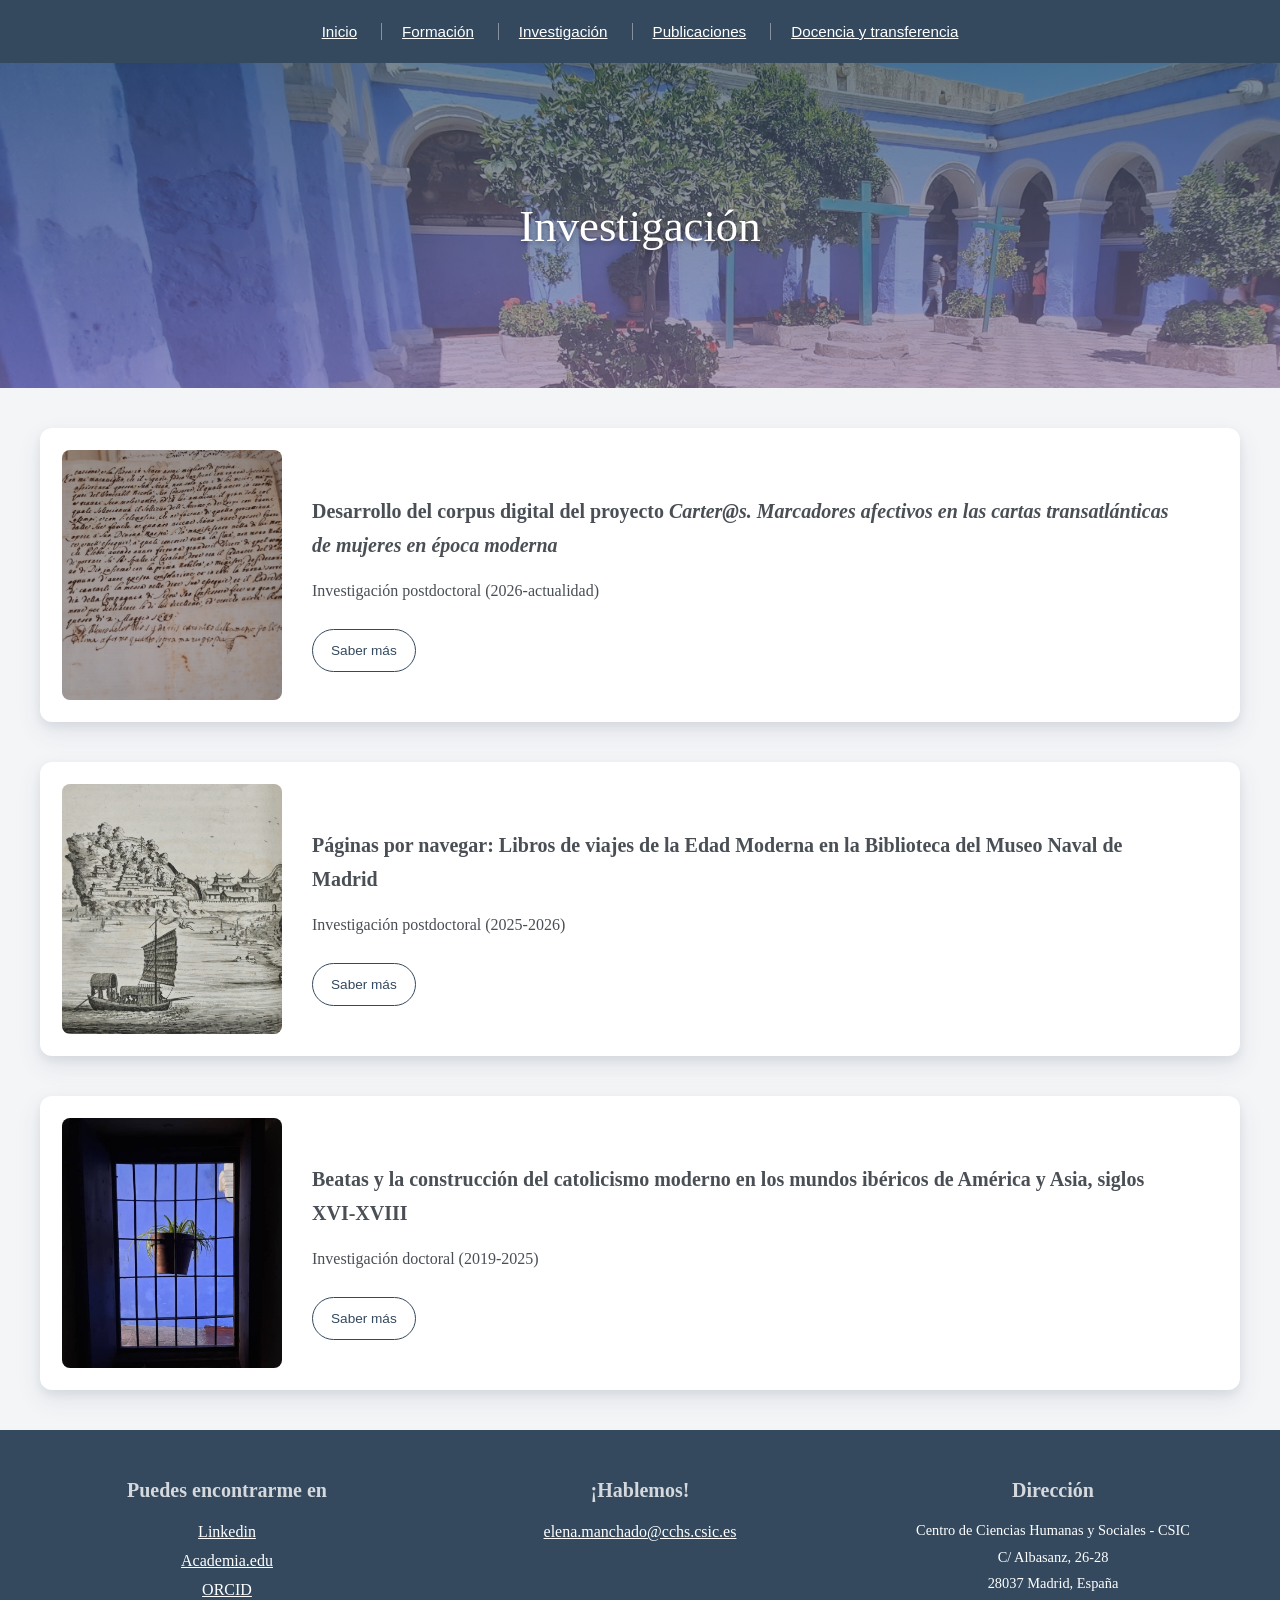
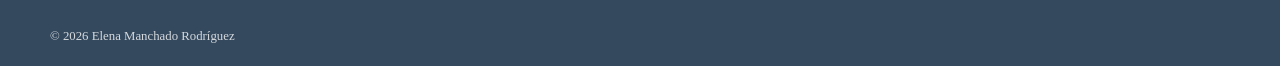
<file: content/proyectos.html>
<!DOCTYPE html>
<html lang="es">
  <head>
    <meta charset="utf-8">
    <meta name="description" content="Pagina web Complementos Informatica"/>
    <link rel="stylesheet" href="../styles/styles.css">
    <meta name="viewport" content="width=device-width, initial-scale=1.0">
  </head>
  <body>
    <nav>
     <a href="../index.html">Inicio</a> 
     <a href="formacion.html">Formación</a> 
     <a href="proyectos.html">Investigación</a> 
     <a href="publicaciones.html">Publicaciones</a> 
     <a href="docencia.html">Docencia y transferencia</a> 
      </nav>
     <header class="cabecera">
      <h1>Investigación</h1>
    </header>
    <section class="proyecto">
      <div class="proyecto-header">
        <img class="proyecto-imagen" src="../images/proyectocarteras.jpg" alt="Proyectocarteras" >
      <div class="proyecto-info">
        <h4>Desarrollo del corpus digital del proyecto <em>Carter@s. Marcadores afectivos en las cartas transatlánticas de mujeres en época moderna</em></h4>
        <span class="proyecto-datos">Investigación postdoctoral (2026-actualidad)</span></br>
        <a href="proyecto3.html" class="boton">Saber más</a>
      </div>
    </section>
    <section class="proyecto">
      <div class="proyecto-header">
        <img class="proyecto-imagen" src="../images/proyectonaval.jpg" alt="Proyectonaval" >
      <div class="proyecto-info">
        <h4>Páginas por navegar: Libros de viajes de la Edad Moderna en la Biblioteca del Museo Naval de Madrid</h4>
        <span class="proyecto-datos">Investigación postdoctoral (2025-2026)</span></br>
        <a href="proyecto2.html" class="boton">Saber más</a>
      </div>
    </section>
    <section class="proyecto">
      <div class="proyecto-header">
        <img class="proyecto-imagen" src="../images/proyectotesis.jpg" alt="Proyectotesis" >
      <div class="proyecto-info">
        <h4>Beatas y la construcción del catolicismo moderno en los mundos ibéricos de América y Asia, siglos XVI-XVIII</h4>
        <span class="proyecto-datos">Investigación doctoral (2019-2025)</span></br>
        <a href="proyecto1.html" class="boton">Saber más</a>
      </div>
    </section>
    <footer>
      <div class="footer-redes">
        <h3>Puedes encontrarme en </h3>
        <p><a href="https://www.linkedin.com/in/elena-manchado-rodr%C3%ADguez-a53380370/" target="_blank" rel="noopener noreferrer">Linkedin</a></p>
        <p><a href="https://csic.academia.edu/ElenaManchadoRodr%C3%ADguez" target="_blank" rel="noopener noreferrer">Academia.edu</a></p>
        <p><a href="https://orcid.org/0009-0008-4334-5726" target="_blank" rel="noopener noreferrer">ORCID</a></p>
      </div>
      <div class="footer-contacto">
        <h3>¡Hablemos!</h3>
        <p><a href="mailto:elena.manchado@cchs.csic.es">elena.manchado@cchs.csic.es</a></p>
      </div>
      <div class="footer-direccion">
        <h3>Dirección</h3>
        <p>Centro de Ciencias Humanas y Sociales - CSIC</p>
        <p>C/ Albasanz, 26-28</p>
        <p>28037 Madrid, España</p> 
      </div>
      <div class="copyright">
       <p>© 2026 Elena Manchado Rodríguez</p>
      </div>
    </footer>
    <div>
</file>
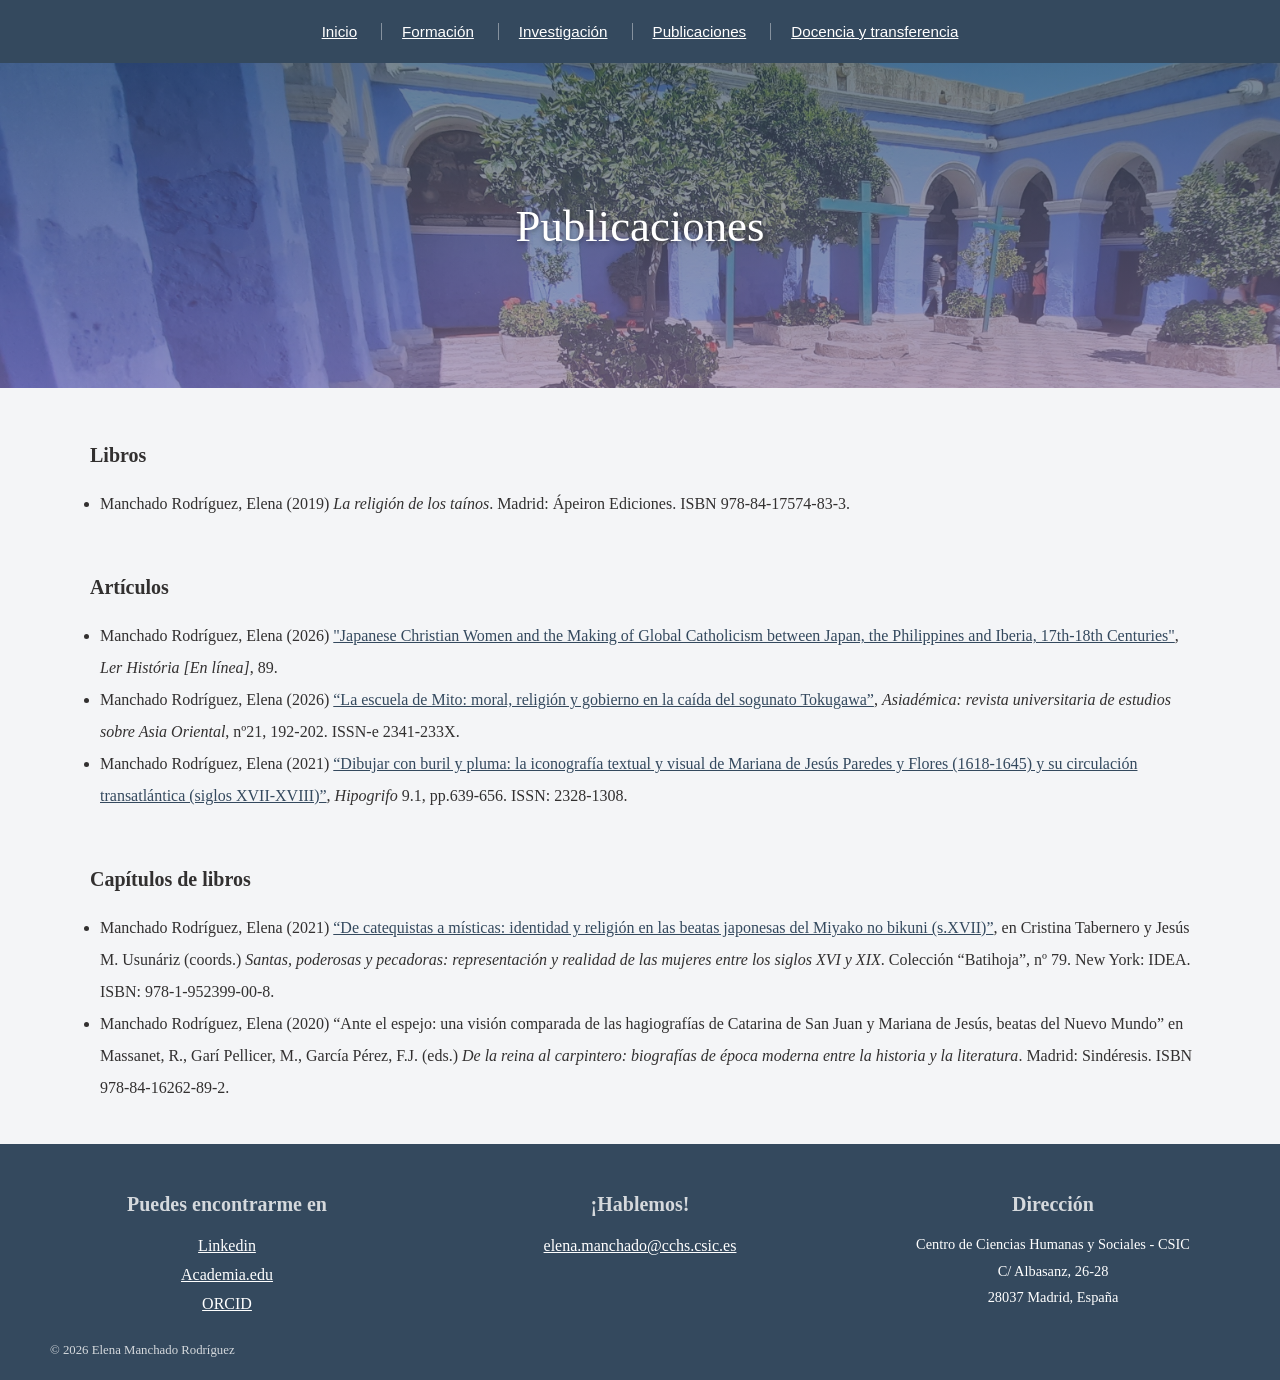
<file: content/publicaciones.html>
<!DOCTYPE html>
<html lang="es">
  <head>
    <meta charset="utf-8">
    <meta name="description" content="Pagina web Complementos Informatica"/>
    <link rel="stylesheet" href="../styles/styles.css">
    <meta name="viewport" content="width=device-width, initial-scale=1.0">
  </head>
   <body>
    <nav>
     <a href="../index.html">Inicio</a> 
     <a href="formacion.html">Formación</a> 
     <a href="proyectos.html">Investigación</a> 
     <a href="publicaciones.html">Publicaciones</a> 
     <a href="docencia.html">Docencia y transferencia</a> 
      </nav>
    <header class="cabecera">
      <h1>Publicaciones</h1>
    </header>
    <section class="publicaciones">
    <h5>Libros</h5>
    <ul>
      <li>Manchado Rodríguez, Elena (2019) <em>La religión de los taínos</em>. Madrid: Ápeiron Ediciones. ISBN 978-84-17574-83-3.</li>
    </ul>
    <h5>Artículos</h5>
    <ul>
      <li>Manchado Rodríguez, Elena (2026) <a href= "https://journals.openedition.org/lerhistoria/17486">"Japanese Christian Women and the Making of Global Catholicism between Japan, the Philippines and Iberia, 17th-18th Centuries"</a>, <em>Ler História [En línea]</em>, 89.</li>
      <li>Manchado Rodríguez, Elena (2026) <a href= "https://raco.cat/index.php/asiademica/issue/view/10000001173/1280">“La escuela de Mito: moral, religión y gobierno en la caída del sogunato Tokugawa”</a>, <em>Asiadémica: revista universitaria de estudios sobre Asia Oriental</em>, nº21, 192-202. ISSN-e 2341-233X. </li>
      <li>Manchado Rodríguez, Elena (2021) <a href= "https://www.revistahipogrifo.com/index.php/hipogrifo/article/view/899/pdf">“Dibujar con buril y pluma: la iconografía textual y visual de Mariana de Jesús Paredes y Flores (1618-1645) y su circulación transatlántica (siglos XVII-XVIII)”</a>, <em>Hipogrifo</em> 9.1, pp.639-656. ISSN: 2328-1308.</li>
    </ul>
    <h5>Capítulos de libros</h5>
    <ul>
      <li>Manchado Rodríguez, Elena (2021) <a href= "https://dadun.unav.edu/entities/publication/74458b59-3601-43ed-bab8-b72387eab2eb">“De catequistas a místicas: identidad y religión en las beatas japonesas del Miyako no bikuni (s.XVII)”</a>, en Cristina Tabernero y Jesús M. Usunáriz (coords.) <em>Santas, poderosas y pecadoras: representación y realidad de las mujeres entre los siglos XVI y XIX</em>. Colección “Batihoja”, nº 79. New York: IDEA. ISBN: 978-1-952399-00-8.</li>
      <li>Manchado Rodríguez, Elena (2020) “Ante el espejo: una visión comparada de las hagiografías de Catarina de San Juan y Mariana de Jesús, beatas del Nuevo Mundo” en Massanet, R., Garí Pellicer, M., García Pérez, F.J. (eds.) <em>De la reina al carpintero: biografías de época moderna entre la historia y la literatura</em>. Madrid: Sindéresis. ISBN 978-84-16262-89-2. </li>
    </ul>
    </section>
   <footer>
      <div class="footer-redes">
        <h3>Puedes encontrarme en </h3>
        <p><a href="https://www.linkedin.com/in/elena-manchado-rodr%C3%ADguez-a53380370/" target="_blank" rel="noopener noreferrer">Linkedin</a></p>
        <p><a href="https://csic.academia.edu/ElenaManchadoRodr%C3%ADguez" target="_blank" rel="noopener noreferrer">Academia.edu</a></p>
        <p><a href="https://orcid.org/0009-0008-4334-5726" target="_blank" rel="noopener noreferrer">ORCID</a></p>
      </div>
      <div class="footer-contacto">
        <h3>¡Hablemos!</h3>
        <p><a href="mailto:elena.manchado@cchs.csic.es">elena.manchado@cchs.csic.es</a></p>
      </div>
      <div class="footer-direccion">
        <h3>Dirección</h3>
        <p>Centro de Ciencias Humanas y Sociales - CSIC</p>
        <p>C/ Albasanz, 26-28</p>
        <p>28037 Madrid, España</p> 
      </div>
      <div class="copyright">
       <p>© 2026 Elena Manchado Rodríguez</p>
      </div>
    </footer>
    <div>
</file>
<file: styles/styles.css>
body {
    margin: 0;
    font-family: Georgia, 'Times New Roman', Times, serif, Geneva, Tahoma, sans-serif;
    line-height: 1.7;
    background-color: #f4f5f7;
    color: #4a4f55;
}

nav {
    background-color: #34495e;
    padding: 18px 30px;
    text-align: center;
}
nav a {
    color:#ffff;
    font-family: Arial, Helvetica, sans-serif;
    font-size: 0.95rem;
    margin: 0 10px;
    transition: color 0.3s ease;
}

nav a + a {
    border-left: 1px solid rgba(255, 255, 255, 0.4);
    padding-left: 20px;
}

nav a:hover {
    color:#c9b9d9;
}

.cabecera {
    position: relative;
    height: 325px;
    background-image:
        linear-gradient(
            rgba(52, 73, 94, 0.65),
            rgba(142, 122, 168, 0.65)),
        url("../images/fotoportada.jpg");
    background-size: cover;
    background-position: center;
    display: flex;
    align-items: center;
    justify-content: center;
    text-align: center;
}

.cabecera h1 {
    margin: 0;
    padding: 20px 40px;
    color: white;
    font-size: 2.8rem;
    font-weight: normal;
    text-shadow: 0 2px 5px rgba(0, 0, 0, 0.35);
}   

.cabecera-proyecto1 {
    background-image:
        linear-gradient(
            rgba(52, 73, 94, 0.65),
            rgba(142, 122, 168, 0.65)
        ),
        url("../images/proyectotesis.jpg");
    background-position: center ;
}

.cabecera-proyecto2 {
    background-image:
        linear-gradient(
            rgba(52, 73, 94, 0.65),
            rgba(142, 122, 168, 0.65)
        ),
        url("../images/proyecto2foto.jpg");
    background-position: bottom;
}

.cabecera-proyecto3 {
    background-image:
        linear-gradient(
            rgba(52, 73, 94, 0.65),
            rgba(142, 122, 168, 0.65)
        ),
        url("../images/proyectocarteras.jpg");
    background-position: center ;
}

.cabecera-proyecto1 h1 {
    max-width: 1200px;
}

.cabecera-proyecto2 h1 {
    max-width: 1200px;
}

.cabecera-proyecto3 h1 {
    max-width: 1200px;
}  

#cita {
    max-width: 900px;
    width: 80%;
    margin: 20px auto;
    padding: 20px 40px;
    font-size: 1rem;
    font-style: italic;;
    color: #4a4f55;
    line-height: 1.8;
    text-align: center;

}
#cita p {
    width: 90%;
    margin: 5px auto 0;
    font-size: 1rem;
    font-style: normal;
    color: #6d6674;
    text-align: center;
              
}

h2 {
    font-size: 2rem;
    color: #323030;
    margin: 50px 50px 15px;
    text-align: left;
}

h3 {
    font-size: 1.25rem;
    color:#d5d9dd;
    margin: 15px 0;
    text-align: center;
}

h4 {
    font-size: 1.25rem;
    color: #4a4f55;
    margin: 15px 0;
    text-align: left;
}

h5 {
    font-size: 1.25rem;
    color: #323030;
    margin: 50px 50px 15px;
    text-align: left;
}
p {
    width: 55%;
    max-width: 1200px;
    height: auto;
    margin: 20px 50px 20px; 
    text-align: justify;
    color: #323030;
}

#presentación {
    width: 90%;
    max-width: 1200px;
    margin: 0 auto;
}

#presentación h2 {
    margin: 50px 0 15px;
}

#presentación p {
    width: 70%;
    margin: 20px 0;
}

img {
    max-width: 100%;
    height: 350px;
    width: 350px;
    display: block;
    margin-top: 120px;
    margin-bottom: 15px;
    margin-right: 50px;
    float: right;
}

.imagen {
    width: 90%;
    max-width: 1200px;
    margin: 0 auto;
}

.imagen img {
    width: 300px;
    height: 300px;
    object-fit: cover;
    margin: 130px 0px 20px 50px;
    float: right;
}

#image_container {
    width:100%;
    overflow:auto;
}

#image_left {
    float: right;
    width: 33%;
}

.introformacion {
    width: 90%;
    max-width: 1200px;
    margin: 0 auto;
}

.introformacion p {
    width: 90%;
    margin-top: 30px;
    margin-bottom:0;
}

.introformacion a {
    color: #34495e;
    text-decoration: underline;
    transition: color 0.3s ease;
}

.introformacion a:hover {
    color: #8e7aa8;
}

.introformacion h2 {
    margin-top: 30px;
}

 ul {
    width: 92%;
    list-style-type: disc;
    margin-left: 60px;
    padding: 0px;
    color: #323030;
    line-height: 2;
}

ul a {
    color: #34495e;
    text-decoration: underline;
    transition: color 0.3s ease;
}

ul a:hover {
    color: #8e7aa8;
}

.proyecto {
    width: 95%;
    max-width: 1200px;
    margin: 40px auto;
    background-color: #ffffff;
    margin-bottom: 30px;
    border-radius: 12px;
    box-shadow:
        0 4px 8px rgba(52, 73, 94, 0.08),
        0 10px 25px rgba(52, 73, 94, 0.10);
    overflow: hidden;
    transition: transform 0.3s ease, box-shadow 0.3s ease;
}

.proyecto:hover {
    transform: translateY(-3px);
    box-shadow:
        0 6px 12px rgba(52, 73, 94, 0.10),
        0 15px 30px rgba(142, 122, 168, 0.15);
}
.proyecto summary {
    list-style: none;
    cursor: pointer;
}

.proyecto summary::-webkit-details-marker {
    display: none;
}

.proyecto-header {
    display: grid;
    grid-template-columns: 220px 1fr auto;
    align-items: center;
    gap: 30px;
    padding: 22px;
}

.proyecto-imagen {
    width: 250px;
    height: 250px;
    object-fit: cover;
    border-radius: 8px;
    display: block;
    margin: 0;
    float: none;
}

.boton {
    display: inline-block;
    margin-top: 25px;
    padding: 9px 18px;
    border: 1px solid #34495e;
    border-radius: 25px;
    color: #34495e;
    background-color: transparent;
    font-family: Arial, Helvetica, sans-serif;
    font-size: 0.85rem;
    text-decoration: none;
    white-space: nowrap;
    transition: 
        background-color 0.3s ease,
        color 0.3s ease;
}

.boton:hover {
    background-color: #34495e;
    color: white;
}

.descripcion-proyecto {
    max-width:1200px;
    margin: 0 auto;
}
.descripcion-proyecto h5 {
    margin: 25px 50px 10px;
    max-width:1200px;
}

.descripcion-proyecto p {
    width: 90%;
    text-align: justify;
    margin-bottom: 10px;
}

.descripcion-proyecto a {
    color: #34495e;
    text-decoration: underline;
    transition: color 0.3s ease;
}

.descripcion-proyecto a:hover {
    color: #8e7aa8;
}

.publicaciones {
    max-width: 1200px;
    margin: 0 auto;
}

.docenciatexto {
    width: 90%;
    max-width: 1200px;
    margin: 0 auto;
    overflow: auto;
}

.docenciatexto p {
    width: 65%;
    margin: 30px 0;
    text-align: justify;
}

.docenciatexto img {
    float: right;
    width: 300px;
    height: 300px;
    object-fit: cover;
    margin: 30px 20px 0px 0px;
}

#foto2 {
    clear: both;
    margin-top: 10px;
}

.docenciatexto ul {
    width: 65%;
    list-style-type: disc;
    margin: 20px 0 30 px 40px;
    padding: 0px;
    color: #323030;
    line-height: 2;   
}

.docenciatexto li{
    margin-bottom: 8px;
}

.docenciatexto a {
    color: #34495e;
    text-decoration: underline;
    transition: color 0.3s ease;
}

.docenciatexto a:hover {
    color: #8e7aa8;
}

footer {
    background-color: #34495e;
    color: white;
    display: flex;
    flex-wrap: wrap;
    justify-content: space-between;
    padding: 30px 50px 15px;
    font-size: 1rem;
    line-height: 1.5;
    margin-top: 40px;
}
 
.footer-redes, .footer-contacto, .footer-direccion {
    width: 30%;
}

footer p  {
    width: 100%;
    margin: 5px 0;
    text-align: center;
}

.footer-redes a, .footer-contacto a {
    color: white;
    text-decoration: underline;
}

.footer-redes a:hover {
    color: #c9b9d9;

}
.footer-contacto a:hover {
    color: #c9b9d9;
}

.footer-direccion p {
    font-size: 0.9rem;
    color: white;
}   

.copyright {
    width: 100%;
    margin: 15px auto 0;
    font-size: 0.8rem;
}

.copyright p {
    text-align: left;
    color: #d5d9dd;
}
@media (max-width: 768px) {

    nav {
        display: flex;
        flex-wrap: wrap;
        justify-content: center;
        gap: 8px 16px;
        padding: 12px 10px;
    }

    nav a { margin: 0; font-size: 0.9rem; }

    nav a + a { border-left: none; padding-left: 0; }

    .cabecera { height: auto; min-height: 220px; }
    .cabecera h1 { font-size: 1.8rem; padding: 20px; }

    #presentación, .introformacion, .docenciatexto, .imagen {
        width: 100%;
    }

    
    h2, h5,
    #presentación h2,
    .introformacion h2,
    .descripcion-proyecto h5 {
        margin: 30px 20px 10px;
    }
    h2 { font-size: 1.6rem; }

   
    p,
    #presentación p,
    .introformacion p,
    .descripcion-proyecto p,
    .docenciatexto p {
        width: auto;
        margin: 15px 20px;
        text-align: left;
    }

    
    ul,
    .docenciatexto ul {
        width: auto;
        margin: 15px 20px;
        padding-left: 20px;
    }

    
    img,
    .imagen img,
    .docenciatexto img {
        float: none;
        display: block;
        width: 80%;
        max-width: 320px;
        height: auto;
        margin: 25px auto;
    }
    .imagen img { aspect-ratio: 1 / 1; object-fit: cover; }
    #image_left { float: none; width: 100%; }

   
    #cita { width: 90%; padding: 15px 10px; }

   
    .proyecto { width: 92%; }
    .proyecto-header {
        grid-template-columns: 1fr;
        gap: 15px;
        padding: 15px;
    }
    .proyecto-imagen { width: 100%; height: auto; }

   
    footer {
        flex-direction: column;
        align-items: center;
        text-align: center;
        padding: 25px 20px 15px;
    }
    .footer-redes,
    .footer-contacto,
    .footer-direccion {
        width: 100%;
        margin-bottom: 20px;
    }
    .copyright p { text-align: center; }
}
</file>
